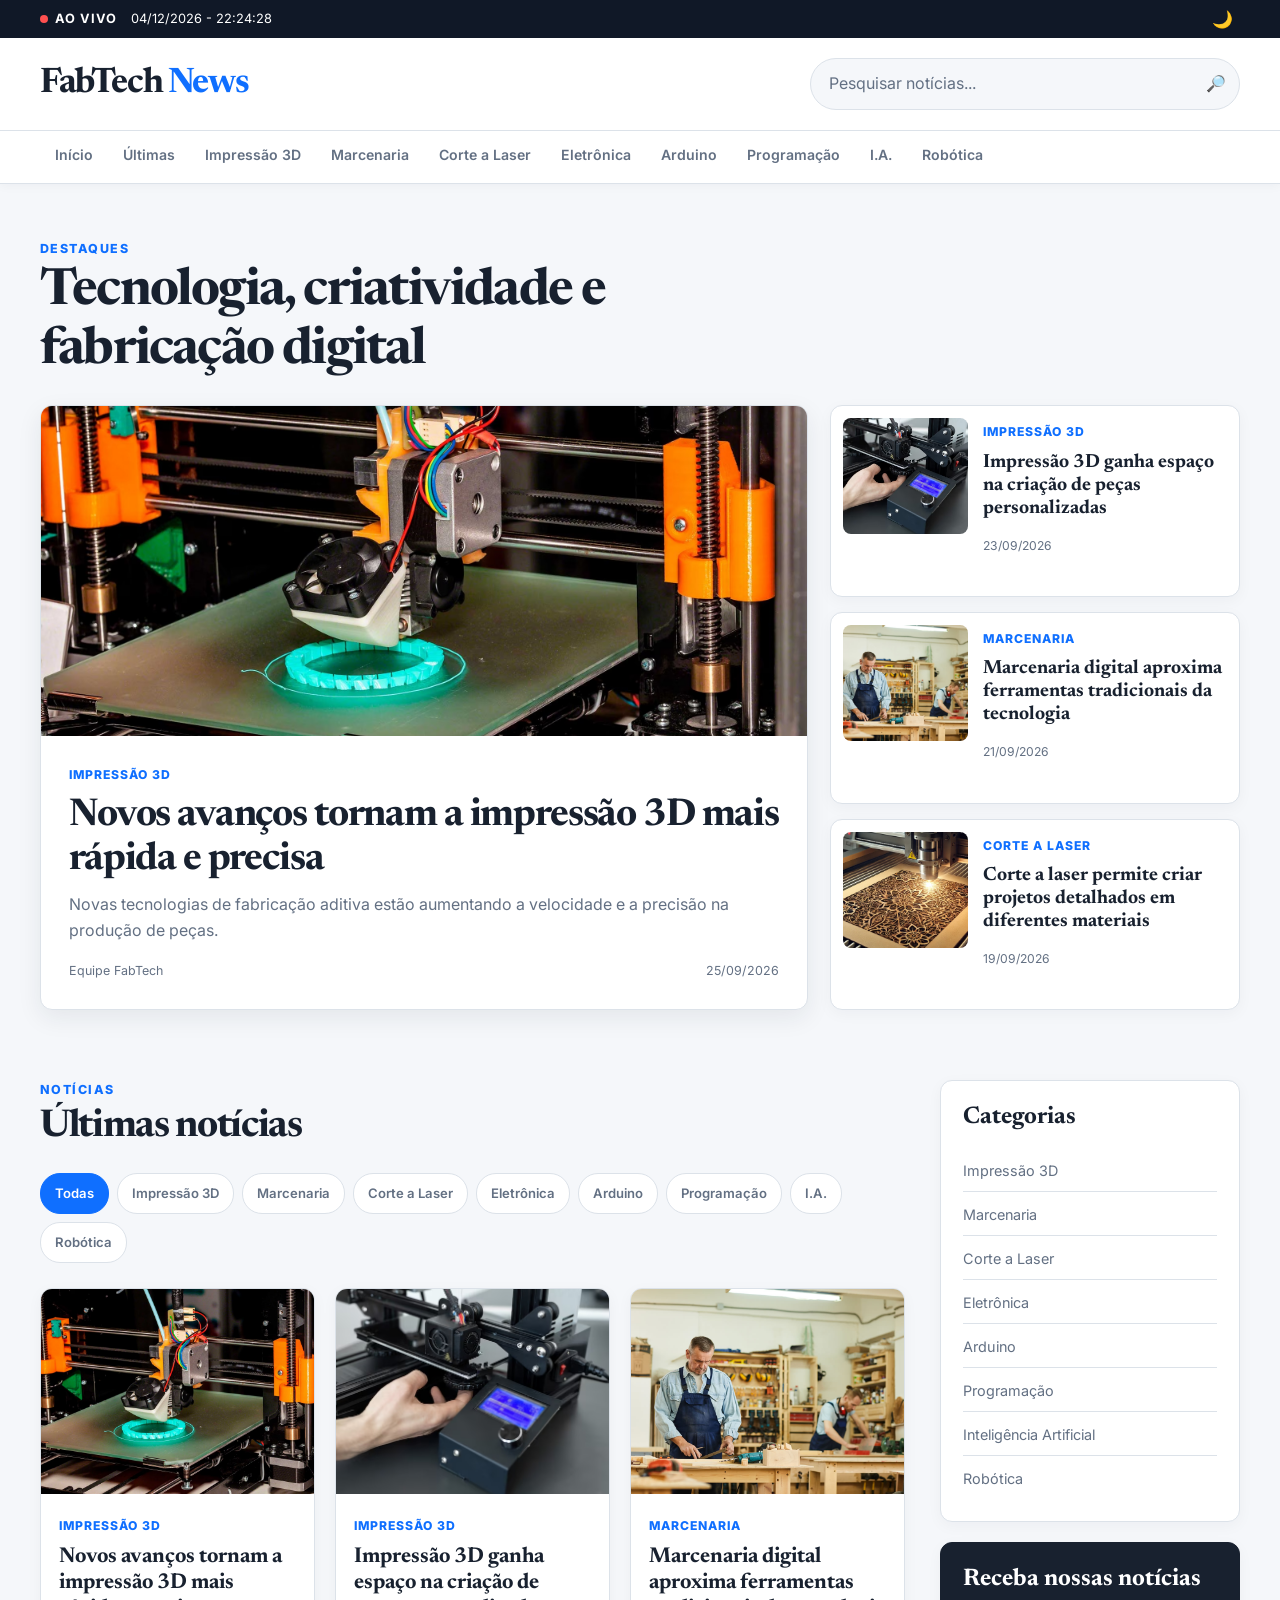
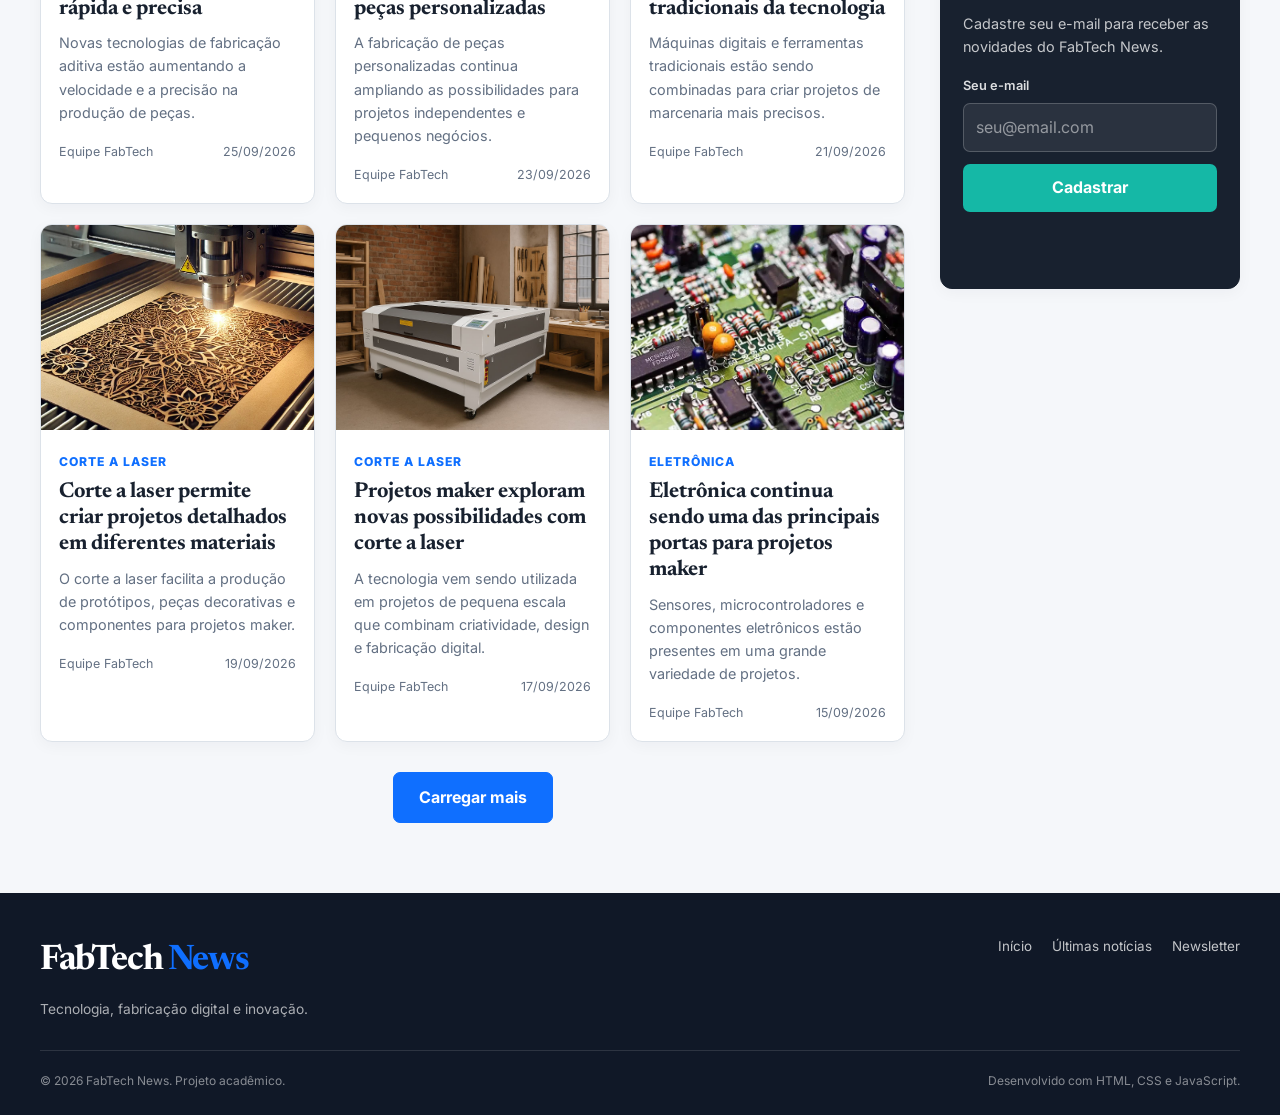
<file: html/index.html>
<!DOCTYPE html>
<html lang="pt-BR">

<head>
    <meta charset="UTF-8">
    <meta name="viewport" content="width=device-width, initial-scale=1.0">
    <meta name="description" content="FabTech News - notícias sobre fabricação digital, eletrônica, programação e inovação.">

    <title>FabTech News | Tecnologia, Maker e Inovação</title>

    <!-- Google Fonts -->
    <link href="https://fonts.googleapis.com/css2?family=Inter:wght@400;500;600;700&family=Newsreader:wght@400;500;600;700&display=swap" rel="stylesheet">

    <!-- CSS principal -->
    <link rel="stylesheet" href="../css/style.css">

    <!-- JavaScript -->
    <script src="../js/script.js" defer></script>
</head>

<body>

    <!-- Link para acessibilidade -->
    <a href="#conteudo-principal" class="link-pular">Pular para o conteúdo</a>


    <!-- =================     HEADER     ==================== -->

    <header class="cabecalho">

        <!-- Barra superior -->
        <div class="topo">

            <div class="container topo-conteudo">

                <span class="ao-vivo">AO VIVO</span>

                <time id="relogio" datetime="">Carregando...</time>

                <button id="btn-tema" class="tema" type="button" aria-label="Alternar tema claro e escuro">
                    🌙
                </button>

            </div>

        </div>


        <!-- Logo e busca -->
        <div class="header-principal">

            <div class="container header-conteudo">

                <a href="#inicio" class="logo">FabTech <span>News</span></a>

                <form id="form-busca" class="busca" role="search">

                    <label for="campo-busca" class="escondido">Pesquisar notícias</label>

                    <input type="search" id="campo-busca" placeholder="Pesquisar notícias..." autocomplete="off">

                    <button type="submit" aria-label="Pesquisar">
                        🔎
                    </button>

                </form>

            </div>

        </div>


        <!-- Menu -->
        <nav class="menu" aria-label="Navegação principal">

            <div class="container">

                <ul>
                    <li><a href="#inicio">Início</a></li>
                    <li><a href="#ultimas">Últimas</a></li>
                    <li><a href="#ultimas" data-categoria="Impressão 3D">Impressão 3D</a></li>
                    <li><a href="#ultimas" data-categoria="Marcenaria">Marcenaria</a></li>
                    <li><a href="#ultimas" data-categoria="Corte a Laser">Corte a Laser</a></li>
                    <li><a href="#ultimas" data-categoria="Eletrônica">Eletrônica</a></li>
                    <li><a href="#ultimas" data-categoria="Arduino">Arduino</a></li>
                    <li><a href="#ultimas" data-categoria="Programação">Programação</a></li>
                    <li><a href="#ultimas" data-categoria="Inteligência Artificial">I.A.</a></li>
                    <li><a href="#ultimas" data-categoria="Robótica">Robótica</a></li>
                </ul>

            </div>

        </nav>

    </header>


    <!-- =================     MAIN     ==================== -->

    <main id="conteudo-principal">


        <!-- =================     DESTAQUES     ==================== -->

        <section id="inicio" class="destaques">

            <div class="container">

                <div class="titulo-secao">
                    <span>Destaques</span>
                    <h1>Tecnologia, criatividade e fabricação digital</h1>
                </div>


                <div class="destaques-grid">


                    <!-- Notícia principal -->
                    <article id="destaque" class="destaque">

                        <!-- Conteúdo inserido pelo JavaScript -->

                    </article>


                    <!-- Notícias secundárias -->
                    <div id="secundarias" class="secundarias">

                        <!-- Conteúdo inserido pelo JavaScript -->

                    </div>

                </div>

            </div>

        </section>

        <!-- =================     ÚLTIMAS NOTÍCIAS     ==================== -->

        <section id="ultimas" class="ultimas">

            <div class="container">

                <div class="layout">


                    <!-- =================     NOTÍCIAS     ==================== -->

                    <div class="noticias">

                        <div class="titulo-secao">
                            <span>Notícias</span>
                            <h2>Últimas notícias</h2>
                        </div>

                        <!-- Filtros -->
                        <div class="filtros" aria-label="Filtrar notícias por categoria">

                            <button class="filtro ativo" type="button" data-filtro="Todas">
                                Todas
                            </button>

                            <button class="filtro" type="button" data-filtro="Impressão 3D">
                                Impressão 3D
                            </button>

                            <button class="filtro" type="button" data-filtro="Marcenaria">
                                Marcenaria
                            </button>

                            <button class="filtro" type="button" data-filtro="Corte a Laser">
                                Corte a Laser
                            </button>

                            <button class="filtro" type="button" data-filtro="Eletrônica">
                                Eletrônica
                            </button>

                            <button class="filtro" type="button" data-filtro="Arduino">
                                Arduino
                            </button>

                            <button class="filtro" type="button" data-filtro="Programação">
                                Programação
                            </button>

                            <button class="filtro" type="button" data-filtro="Inteligência Artificial">
                                I.A.
                            </button>

                            <button class="filtro" type="button" data-filtro="Robótica">
                                Robótica
                            </button>

                        </div>

                        <!-- Grade de notícias -->
                        <div id="grade-noticias" class="grade">

                            <!-- As 10 notícias serão criadas pelo JavaScript -->

                        </div>

                        <!-- Carregar mais -->
                        <div class="mais">

                            <button id="carregar" type="button">
                                Carregar mais
                            </button>

                        </div>

                    </div>

                    <!-- =================     ASIDE     ==================== -->

                    <aside class="lateral">


                        <!-- Categorias -->
                        <section class="box">

                            <h2>Categorias</h2>

                            <ul class="categorias">

                                <li>
                                    <a href="#ultimas" data-categoria="Impressão 3D">
                                        Impressão 3D
                                    </a>
                                </li>

                                <li>
                                    <a href="#ultimas" data-categoria="Marcenaria">
                                        Marcenaria
                                    </a>
                                </li>

                                <li>
                                    <a href="#ultimas" data-categoria="Corte a Laser">
                                        Corte a Laser
                                    </a>
                                </li>

                                <li>
                                    <a href="#ultimas" data-categoria="Eletrônica">
                                        Eletrônica
                                    </a>
                                </li>

                                <li>
                                    <a href="#ultimas" data-categoria="Arduino">
                                        Arduino
                                    </a>
                                </li>

                                <li>
                                    <a href="#ultimas" data-categoria="Programação">
                                        Programação
                                    </a>
                                </li>

                                <li>
                                    <a href="#ultimas" data-categoria="Inteligência Artificial">
                                        Inteligência Artificial
                                    </a>
                                </li>

                                <li>
                                    <a href="#ultimas" data-categoria="Robótica">
                                        Robótica
                                    </a>
                                </li>

                            </ul>

                        </section>


                        <!-- Newsletter -->
                        <section id="newsletter" class="box newsletter">

                            <h2>Receba nossas notícias</h2>

                            <p>
                                Cadastre seu e-mail para receber as novidades do FabTech News.
                            </p>

                            <form id="form-newsletter">

                                <div class="campo">

                                    <label for="email">Seu e-mail</label>

                                    <input type="email" id="email" name="email" placeholder="seu@email.com" autocomplete="email" required>

                                </div>

                                <button type="submit">
                                    Cadastrar
                                </button>

                            </form>

                            <p id="mensagem" aria-live="polite"></p>

                        </section>

                    </aside>

                </div>

            </div>

        </section>

    </main>


    <!-- =================     FOOTER     ==================== -->

    <footer class="site-footer">

        <div class="container">

            <div class="footer-content">

                <div>
                    <a href="#inicio" class="logo footer-logo">FabTech <span>News</span></a>
                    <p>Tecnologia, fabricação digital e inovação.</p>
                </div>

                <nav aria-label="Navegação do rodapé">

                    <ul>
                        <li><a href="#inicio">Início</a></li>
                        <li><a href="#ultimas">Últimas notícias</a></li>
                        <li><a href="#newsletter">Newsletter</a></li>
                    </ul>

                </nav>

            </div>

            <div class="footer-bottom">

                <p>© 2026 FabTech News. Projeto acadêmico.</p>
                <p>Desenvolvido com HTML, CSS e JavaScript.</p>

            </div>

        </div>

    </footer>

</body>

</html>
</file>
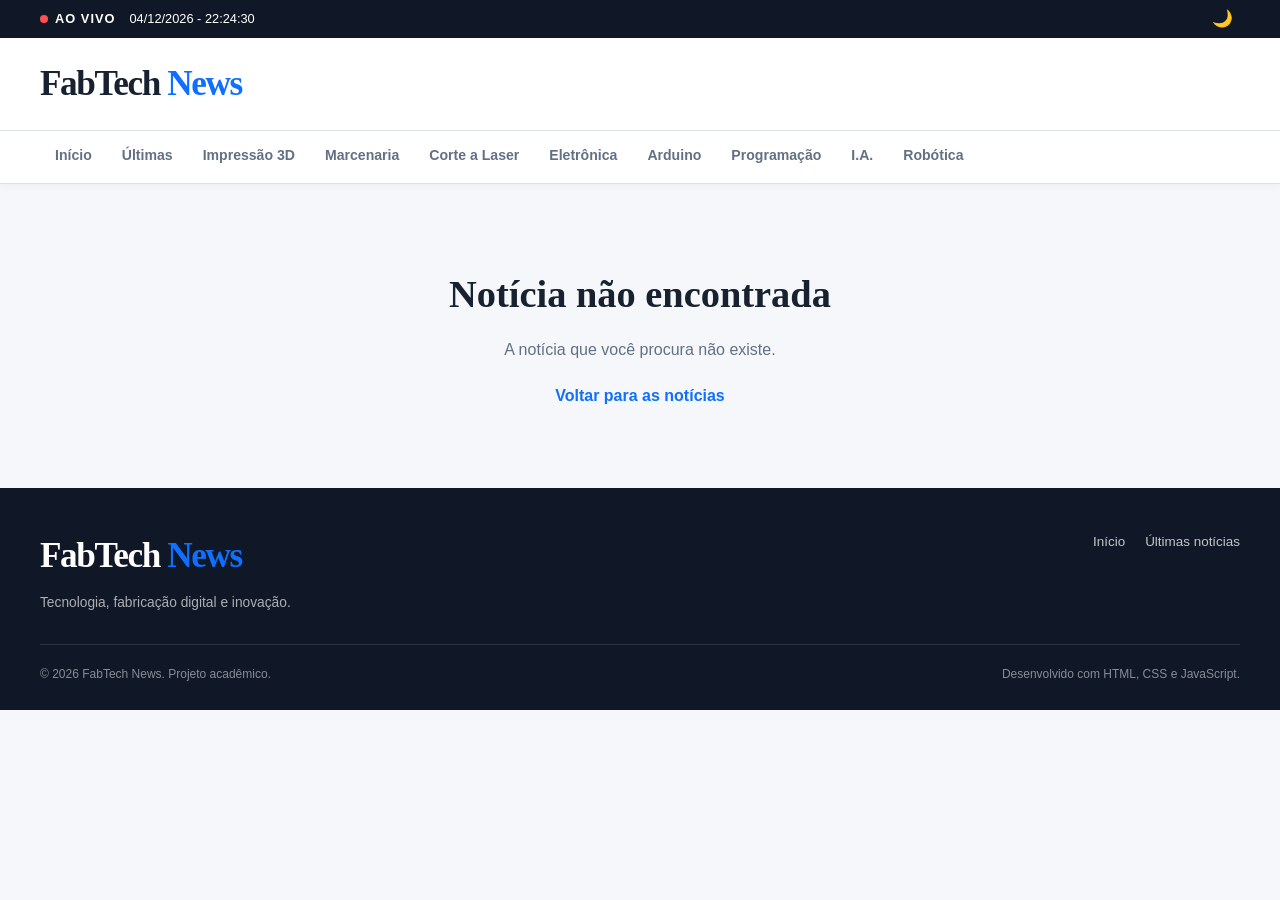
<file: html/noticia.html>
<!DOCTYPE html>
<html lang="pt-BR">

<head>
    <meta charset="UTF-8">
    <meta name="viewport" content="width=device-width, initial-scale=1.0">
    <meta name="description" content="FabTech News - notícia completa sobre tecnologia, fabricação digital e inovação.">

    <title>FabTech News | Notícia</title>

    <!-- CSS principal -->
    <link rel="stylesheet" href="../css/style.css">

    <!-- JavaScript -->
    <script src="../js/script.js" defer></script>
</head>

<body>

    <!-- Link para acessibilidade -->
    <a href="#conteudo-principal" class="link-pular">Pular para o conteúdo</a>


    <!-- =================     HEADER     ==================== -->

    <header class="cabecalho">

        <!-- Barra superior -->
        <div class="topo">

            <div class="container topo-conteudo">

                <span class="ao-vivo">AO VIVO</span>

                <time id="relogio" datetime="">Carregando...</time>

                <button id="btn-tema" class="tema" type="button" aria-label="Alternar tema claro e escuro">
                    🌙
                </button>

            </div>

        </div>


        <!-- Logo -->
        <div class="header-principal">

            <div class="container header-conteudo">

                <a href="index.html#inicio" class="logo">FabTech <span>News</span></a>

            </div>

        </div>


        <!-- Menu -->
        <nav class="menu" aria-label="Navegação principal">

            <div class="container">

                <ul>
                    <li><a href="index.html#inicio">Início</a></li>
                    <li><a href="index.html#ultimas">Últimas</a></li>
                    <li><a href="index.html#ultimas">Impressão 3D</a></li>
                    <li><a href="index.html#ultimas">Marcenaria</a></li>
                    <li><a href="index.html#ultimas">Corte a Laser</a></li>
                    <li><a href="index.html#ultimas">Eletrônica</a></li>
                    <li><a href="index.html#ultimas">Arduino</a></li>
                    <li><a href="index.html#ultimas">Programação</a></li>
                    <li><a href="index.html#ultimas">I.A.</a></li>
                    <li><a href="index.html#ultimas">Robótica</a></li>
                </ul>

            </div>

        </nav>

    </header>


    <!-- =================     MAIN     ==================== -->

    <main id="conteudo-principal">

        <!-- =================     NOTÍCIA     ==================== -->

        <section>

            <div class="container">

                <div id="conteudo-noticia">

                    <!-- Conteúdo da notícia inserido pelo JavaScript -->

                </div>

            </div>

        </section>

    </main>


    <!-- =================     FOOTER     ==================== -->

    <footer class="site-footer">

        <div class="container">

            <div class="footer-content">

                <div>
                    <a href="index.html#inicio" class="logo footer-logo">FabTech <span>News</span></a>
                    <p>Tecnologia, fabricação digital e inovação.</p>
                </div>

                <nav aria-label="Navegação do rodapé">

                    <ul>
                        <li><a href="index.html#inicio">Início</a></li>
                        <li><a href="index.html#ultimas">Últimas notícias</a></li>
                    </ul>

                </nav>

            </div>


            <div class="footer-bottom">

                <p>© 2026 FabTech News. Projeto acadêmico.</p>
                <p>Desenvolvido com HTML, CSS e JavaScript.</p>

            </div>

        </div>

    </footer>

</body>

</html>
</file>
<file: css/style.css>
/* =================     CONFIGURAÇÕES GERAIS     ==================== */

:root {
    --fundo: #f5f7fa;
    --fundo-card: #ffffff;
    --fundo-secundario: #eef2f6;
    --texto: #18212f;
    --texto-secundario: #637083;
    --borda: #dce2e9;
    --principal: #0f6fff;
    --principal-escuro: #0958cc;
    --destaque: #15b8a6;
    --branco: #ffffff;
    --erro: #d64545;
    --sucesso: #21885b;
    --sombra: 0 8px 25px rgba(20, 35, 55, 0.08);
    --sombra-hover: 0 14px 35px rgba(20, 35, 55, 0.14);
    --raio: 12px;
    --largura: 1200px;
}

* {
    margin: 0;
    padding: 0;
    box-sizing: border-box;
}

html {
    scroll-behavior: smooth;
}

body {
    font-family: "Inter", Arial, Helvetica, sans-serif;
    background: var(--fundo);
    color: var(--texto);
    line-height: 1.6;
    transition: background-color 0.3s ease, color 0.3s ease;
}

img {
    display: block;
    width: 100%;
    max-width: 100%;
}

a {
    color: inherit;
    text-decoration: none;
}

button,
input {
    font: inherit;
}

button {
    cursor: pointer;
}

ul {
    list-style: none;
}

.container {
    width: min(100% - 40px, var(--largura));
    margin: 0 auto;
}


/* =================     ACESSIBILIDADE     ==================== */

.link-pular {
    position: fixed;
    top: -100px;
    left: 20px;
    z-index: 1000;
    padding: 12px 18px;
    border-radius: 8px;
    background: var(--texto);
    color: var(--branco);
    font-weight: 700;
    transition: top 0.2s ease;
}

.link-pular:focus {
    top: 20px;
}

.escondido {
    position: absolute;
    width: 1px;
    height: 1px;
    padding: 0;
    margin: -1px;
    overflow: hidden;
    clip: rect(0, 0, 0, 0);
    white-space: nowrap;
    border: 0;
}

:focus-visible {
    outline: 3px solid var(--destaque);
    outline-offset: 3px;
}


/* =================     HEADER     ==================== */

.cabecalho {
    position: sticky;
    top: 0;
    z-index: 100;
    background: var(--fundo-card);
    border-bottom: 1px solid var(--borda);
    box-shadow: 0 2px 10px rgba(20, 35, 55, 0.04);
}

.topo {
    background: #101827;
    color: var(--branco);
}

.topo-conteudo {
    min-height: 38px;
    display: flex;
    align-items: center;
    gap: 14px;
    font-size: 0.8rem;
}

.ao-vivo {
    display: inline-flex;
    align-items: center;
    gap: 7px;
    font-weight: 700;
    letter-spacing: 0.08em;
}

.ao-vivo::before {
    content: "";
    width: 8px;
    height: 8px;
    border-radius: 50%;
    background: #ff5050;
}

.tema {
    width: 36px;
    height: 36px;
    margin-left: auto;
    border: 0;
    background: transparent;
    color: var(--branco);
    border-radius: 50%;
    font-size: 1.05rem;
}

.tema:hover {
    background: rgba(255, 255, 255, 0.1);
}

.header-principal {
    background: var(--fundo-card);
}

.header-conteudo {
    min-height: 92px;
    display: flex;
    align-items: center;
    justify-content: space-between;
    gap: 30px;
}

.logo {
    font-family: "Newsreader", Georgia, serif;
    font-size: 2.2rem;
    font-weight: 700;
    letter-spacing: -0.04em;
    color: var(--texto);
    white-space: nowrap;
}

.logo span {
    color: var(--principal);
}

.busca {
    display: flex;
    width: min(100%, 430px);
    border: 1px solid var(--borda);
    border-radius: 30px;
    overflow: hidden;
    background: var(--fundo);
}

.busca:focus-within {
    border-color: var(--principal);
    box-shadow: 0 0 0 3px rgba(15, 111, 255, 0.12);
}

.busca input {
    width: 100%;
    min-width: 0;
    border: 0;
    outline: 0;
    padding: 12px 18px;
    background: transparent;
    color: var(--texto);
}

.busca input::placeholder {
    color: var(--texto-secundario);
}

.busca button {
    width: 52px;
    border: 0;
    background: transparent;
    color: var(--texto-secundario);
    font-size: 1rem;
}

.busca button:hover {
    color: var(--principal);
}

.menu {
    background: var(--fundo-card);
    border-top: 1px solid var(--borda);
}

.menu .container {
    overflow-x: auto;
}

.menu ul {
    display: flex;
    align-items: center;
    min-width: max-content;
}

.menu a {
    display: block;
    padding: 13px 15px;
    color: var(--texto-secundario);
    font-size: 0.88rem;
    font-weight: 600;
    border-bottom: 3px solid transparent;
    transition: color 0.2s ease, border-color 0.2s ease;
}

.menu a:hover {
    color: var(--principal);
    border-bottom-color: var(--principal);
}


/* =================     TÍTULOS     ==================== */

.titulo-secao {
    margin-bottom: 24px;
}

.titulo-secao > span {
    display: block;
    margin-bottom: 5px;
    color: var(--principal);
    font-size: 0.78rem;
    font-weight: 800;
    text-transform: uppercase;
    letter-spacing: 0.12em;
}

.titulo-secao h1,
.titulo-secao h2 {
    font-family: "Newsreader", Georgia, serif;
    color: var(--texto);
    line-height: 1.15;
    letter-spacing: -0.035em;
}

.titulo-secao h1 {
    max-width: 700px;
    font-size: clamp(2rem, 4vw, 3.5rem);
}

.titulo-secao h2 {
    font-size: clamp(1.8rem, 3vw, 2.5rem);
}


/* =================     DESTAQUES     ==================== */

.destaques {
    padding: 55px 0 35px;
}

.destaques-grid {
    display: grid;
    grid-template-columns: minmax(0, 1.5fr) minmax(320px, 0.8fr);
    gap: 22px;
}

.destaque {
    display: grid;
    grid-template-rows: 330px auto;
    overflow: hidden;
    background: var(--fundo-card);
    border: 1px solid var(--borda);
    border-radius: var(--raio);
    box-shadow: var(--sombra);
    cursor: pointer;
    transition: transform 0.25s ease, box-shadow 0.25s ease;
}

.destaque:hover {
    transform: translateY(-4px);
    box-shadow: var(--sombra-hover);
}

.destaque > img {
    height: 100%;
    object-fit: cover;
}

.destaque-info {
    padding: 25px 28px 28px;
}

.categoria {
    display: inline-block;
    margin-bottom: 9px;
    color: var(--principal);
    font-size: 0.76rem;
    font-weight: 800;
    text-transform: uppercase;
    letter-spacing: 0.08em;
}

.destaque-info h2 {
    margin-bottom: 10px;
    font-family: "Newsreader", Georgia, serif;
    font-size: clamp(1.8rem, 3vw, 2.6rem);
    line-height: 1.15;
    letter-spacing: -0.03em;
}

.destaque-info p {
    color: var(--texto-secundario);
    margin-bottom: 18px;
}

.card-meta {
    display: flex;
    align-items: center;
    justify-content: space-between;
    gap: 12px;
    color: var(--texto-secundario);
    font-size: 0.78rem;
}

.secundarias {
    display: grid;
    gap: 15px;
}

.secundaria {
    display: grid;
    grid-template-columns: 125px minmax(0, 1fr);
    min-height: 142px;
    gap: 15px;
    padding: 12px;
    background: var(--fundo-card);
    border: 1px solid var(--borda);
    border-radius: var(--raio);
    cursor: pointer;
    box-shadow: 0 4px 15px rgba(20, 35, 55, 0.04);
    transition: transform 0.2s ease, box-shadow 0.2s ease;
}

.secundaria:hover {
    transform: translateY(-2px);
    box-shadow: var(--sombra);
}

.secundaria img {
    width: 125px;
    height: 116px;
    object-fit: cover;
    border-radius: 8px;
}

.secundaria h3 {
    margin-bottom: 12px;
    color: var(--texto);
    font-family: "Newsreader", Georgia, serif;
    font-size: 1.2rem;
    line-height: 1.2;
}

.data {
    color: var(--texto-secundario);
    font-size: 0.76rem;
}


/* =================     ÚLTIMAS NOTÍCIAS     ==================== */

.ultimas {
    padding: 35px 0 70px;
}

.layout {
    display: grid;
    grid-template-columns: minmax(0, 1fr) 300px;
    gap: 35px;
    align-items: start;
}

.noticias {
    min-width: 0;
}

.filtros {
    display: flex;
    flex-wrap: wrap;
    gap: 8px;
    margin-bottom: 25px;
}

.filtro {
    padding: 9px 14px;
    border: 1px solid var(--borda);
    border-radius: 20px;
    background: var(--fundo-card);
    color: var(--texto-secundario);
    font-size: 0.82rem;
    font-weight: 600;
    transition: background-color 0.2s ease, color 0.2s ease, border-color 0.2s ease;
}

.filtro:hover {
    color: var(--principal);
    border-color: var(--principal);
}

.filtro.ativo {
    background: var(--principal);
    border-color: var(--principal);
    color: var(--branco);
}

.grade {
    display: grid;
    grid-template-columns: repeat(3, minmax(0, 1fr));
    gap: 20px;
}

.card {
    overflow: hidden;
    background: var(--fundo-card);
    border: 1px solid var(--borda);
    border-radius: var(--raio);
    box-shadow: 0 4px 15px rgba(20, 35, 55, 0.04);
    cursor: pointer;
    transition: transform 0.25s ease, box-shadow 0.25s ease;
}

.card:hover {
    transform: translateY(-5px);
    box-shadow: var(--sombra-hover);
}

.card > img {
    height: 205px;
    object-fit: cover;
}

.card-info {
    padding: 18px;
}

.card-info h3 {
    margin-bottom: 9px;
    color: var(--texto);
    font-family: "Newsreader", Georgia, serif;
    font-size: 1.35rem;
    line-height: 1.2;
}

.card-info p {
    margin-bottom: 18px;
    color: var(--texto-secundario);
    font-size: 0.9rem;
}

.mais {
    display: flex;
    justify-content: center;
    margin-top: 30px;
}

.mais button {
    padding: 12px 25px;
    border: 1px solid var(--principal);
    border-radius: 7px;
    background: var(--principal);
    color: var(--branco);
    font-weight: 700;
    transition: background-color 0.2s ease, transform 0.2s ease;
}

.mais button:hover {
    background: var(--principal-escuro);
    transform: translateY(-2px);
}


/* =================     LATERAL     ==================== */

.lateral {
    display: grid;
    gap: 20px;
}

.box {
    padding: 22px;
    background: var(--fundo-card);
    border: 1px solid var(--borda);
    border-radius: var(--raio);
    box-shadow: 0 4px 15px rgba(20, 35, 55, 0.04);
}

.box h2 {
    margin-bottom: 18px;
    font-family: "Newsreader", Georgia, serif;
    font-size: 1.5rem;
    line-height: 1.2;
}

.categorias {
    display: grid;
    gap: 2px;
}

.categorias a {
    display: block;
    padding: 9px 0;
    color: var(--texto-secundario);
    font-size: 0.9rem;
    border-bottom: 1px solid var(--borda);
    transition: color 0.2s ease, padding-left 0.2s ease;
}

.categorias li:last-child a {
    border-bottom: 0;
}

.categorias a:hover {
    padding-left: 5px;
    color: var(--principal);
}


/* =================     NEWSLETTER     ==================== */

.newsletter {
    background: var(--texto);
    color: var(--branco);
    border-color: var(--texto);
}

.newsletter h2 {
    color: var(--branco);
}

.newsletter > p {
    margin-bottom: 18px;
    color: rgba(255, 255, 255, 0.75);
    font-size: 0.9rem;
}

.newsletter .campo {
    margin-bottom: 12px;
}

.newsletter label {
    display: block;
    margin-bottom: 6px;
    color: rgba(255, 255, 255, 0.85);
    font-size: 0.8rem;
    font-weight: 600;
}

.newsletter input {
    width: 100%;
    padding: 11px 12px;
    border: 1px solid rgba(255, 255, 255, 0.2);
    border-radius: 7px;
    outline: 0;
    background: rgba(255, 255, 255, 0.08);
    color: var(--branco);
}

.newsletter input::placeholder {
    color: rgba(255, 255, 255, 0.5);
}

.newsletter input:focus {
    border-color: var(--destaque);
    box-shadow: 0 0 0 3px rgba(21, 184, 166, 0.15);
}

.newsletter button {
    width: 100%;
    padding: 11px 15px;
    border: 0;
    border-radius: 7px;
    background: var(--destaque);
    color: var(--branco);
    font-weight: 700;
    transition: transform 0.2s ease, opacity 0.2s ease;
}

.newsletter button:hover {
    transform: translateY(-2px);
    opacity: 0.92;
}

#mensagem {
    min-height: 24px;
    margin-top: 12px;
    color: #8ff0bf;
    font-size: 0.82rem;
    font-weight: 600;
}


/* =================     PÁGINA DA NOTÍCIA     ==================== */

.noticia-completa {
    width: min(100%, 850px);
    margin: 0 auto;
    padding: 65px 0 80px;
}

.noticia-completa h1 {
    margin-bottom: 15px;
    font-family: "Newsreader", Georgia, serif;
    color: var(--texto);
    font-size: clamp(2.2rem, 5vw, 4rem);
    line-height: 1.1;
    letter-spacing: -0.04em;
}

.noticia-meta {
    display: flex;
    flex-wrap: wrap;
    gap: 15px;
    margin-bottom: 28px;
    color: var(--texto-secundario);
    font-size: 0.85rem;
}

.noticia-completa > img {
    width: 100%;
    max-height: 520px;
    margin-bottom: 35px;
    object-fit: cover;
    border-radius: var(--raio);
}

.noticia-texto {
    color: var(--texto);
    font-size: 1.05rem;
}

.noticia-texto p {
    margin-bottom: 20px;
}

.voltar {
    display: inline-block;
    margin-top: 20px;
    padding: 10px 15px;
    border: 1px solid var(--borda);
    border-radius: 7px;
    color: var(--principal);
    font-size: 0.88rem;
    font-weight: 700;
    transition: background-color 0.2s ease, border-color 0.2s ease;
}

.voltar:hover {
    background: var(--fundo-secundario);
    border-color: var(--principal);
}

.erro {
    padding: 80px 20px;
    text-align: center;
}

.erro h1 {
    margin-bottom: 12px;
    font-family: "Newsreader", Georgia, serif;
    font-size: 2.4rem;
}

.erro p {
    margin-bottom: 20px;
    color: var(--texto-secundario);
}

.erro a {
    color: var(--principal);
    font-weight: 700;
}


/* =================     FOOTER     ==================== */

.site-footer {
    padding: 40px 0 25px;
    background: #101827;
    color: var(--branco);
}

.footer-content {
    display: flex;
    align-items: flex-start;
    justify-content: space-between;
    gap: 30px;
    padding-bottom: 30px;
    border-bottom: 1px solid rgba(255, 255, 255, 0.12);
}

.footer-logo {
    display: inline-block;
    margin-bottom: 8px;
    color: var(--branco);
}

.footer-content p {
    color: rgba(255, 255, 255, 0.65);
    font-size: 0.86rem;
}

.footer-content nav ul {
    display: flex;
    flex-wrap: wrap;
    gap: 20px;
}

.footer-content nav a {
    color: rgba(255, 255, 255, 0.75);
    font-size: 0.84rem;
}

.footer-content nav a:hover {
    color: var(--branco);
}

.footer-bottom {
    display: flex;
    justify-content: space-between;
    gap: 20px;
    padding-top: 20px;
}

.footer-bottom p {
    color: rgba(255, 255, 255, 0.5);
    font-size: 0.75rem;
}

/* =================     TEMA ESCURO     ==================== */

body.escuro {
    --fundo: #0d1420;
    --fundo-card: #151e2c;
    --fundo-secundario: #1c2737;
    --texto: #edf3fb;
    --texto-secundario: #aab6c6;
    --borda: #29374a;
    --sombra: 0 8px 25px rgba(0, 0, 0, 0.25);
    --sombra-hover: 0 14px 35px rgba(0, 0, 0, 0.35);
}

body.escuro .cabecalho {
    box-shadow: 0 2px 10px rgba(0, 0, 0, 0.2);
}

body.escuro .busca {
    background: var(--fundo-secundario);
}

body.escuro .newsletter {
    background: #0a111c;
    border-color: #0a111c;
}

/* =================     RESPONSIVIDADE - TABLET     ==================== */

@media (max-width: 1050px) {

    .destaques-grid {
        grid-template-columns: 1fr;
    }

    .secundarias {
        grid-template-columns: repeat(3, minmax(0, 1fr));
    }

    .secundaria {
        grid-template-columns: 1fr;
    }

    .secundaria img {
        width: 100%;
        height: 170px;
    }

    .layout {
        grid-template-columns: 1fr;
    }

    .lateral {
        grid-template-columns: repeat(2, minmax(0, 1fr));
    }

    .grade {
        grid-template-columns: repeat(2, minmax(0, 1fr));
    }

}

/* =================     RESPONSIVIDADE - CELULAR     ==================== */

@media (max-width: 700px) {

    .container {
        width: min(100% - 28px, var(--largura));
    }

    .header-conteudo {
        min-height: auto;
        padding: 18px 0;
        flex-direction: column;
        align-items: stretch;
        gap: 16px;
    }

    .logo {
        align-self: center;
        font-size: 2rem;
    }

    .busca {
        width: 100%;
    }

    .menu a {
        padding: 12px 11px;
        font-size: 0.8rem;
    }

    .destaques {
        padding-top: 38px;
    }

    .destaque {
        grid-template-rows: 240px auto;
    }

    .destaque-info {
        padding: 20px;
    }

    .destaque-info h2 {
        font-size: 1.85rem;
    }

    .secundarias {
        grid-template-columns: 1fr;
    }

    .secundaria {
        grid-template-columns: 100px minmax(0, 1fr);
    }

    .secundaria img {
        width: 100px;
        height: 100px;
    }

    .grade {
        grid-template-columns: 1fr;
    }

    .card > img {
        height: 230px;
    }

    .lateral {
        grid-template-columns: 1fr;
    }

    .filtros {
        overflow-x: auto;
        flex-wrap: nowrap;
        padding-bottom: 5px;
    }

    .filtro {
        flex: 0 0 auto;
    }

    .footer-content,
    .footer-bottom {
        flex-direction: column;
    }

    .footer-content nav ul {
        gap: 12px 18px;
    }

    .noticia-completa {
        padding: 45px 0 60px;
    }

    .noticia-completa h1 {
        font-size: 2.2rem;
    }

    .noticia-completa > img {
        max-height: 350px;
    }

}

/* =================     RESPONSIVIDADE - CELULAR PEQUENO     ==================== */

@media (max-width: 430px) {

    .topo-conteudo {
        font-size: 0.72rem;
    }

    .titulo-secao h1 {
        font-size: 2rem;
    }

    .titulo-secao h2 {
        font-size: 1.8rem;
    }

    .destaque {
        grid-template-rows: 200px auto;
    }

    .destaque-info h2 {
        font-size: 1.6rem;
    }

    .secundaria {
        grid-template-columns: 85px minmax(0, 1fr);
    }

    .secundaria img {
        width: 85px;
        height: 85px;
    }

    .secundaria h3 {
        font-size: 1.05rem;
    }

    .card-info {
        padding: 16px;
    }

    .card-info h3 {
        font-size: 1.2rem;
    }

    .card > img {
        height: 200px;
    }

    .card-meta {
        align-items: flex-start;
        flex-direction: column;
        gap: 4px;
    }

    .noticia-meta {
        flex-direction: column;
        gap: 4px;
    }

}

/* =================     REDUÇÃO DE MOVIMENTO     ==================== */

@media (prefers-reduced-motion: reduce) {

    html {
        scroll-behavior: auto;
    }

    *,
    *::before,
    *::after {
        transition-duration: 0.01ms !important;
        animation-duration: 0.01ms !important;
    }

}
</file>
